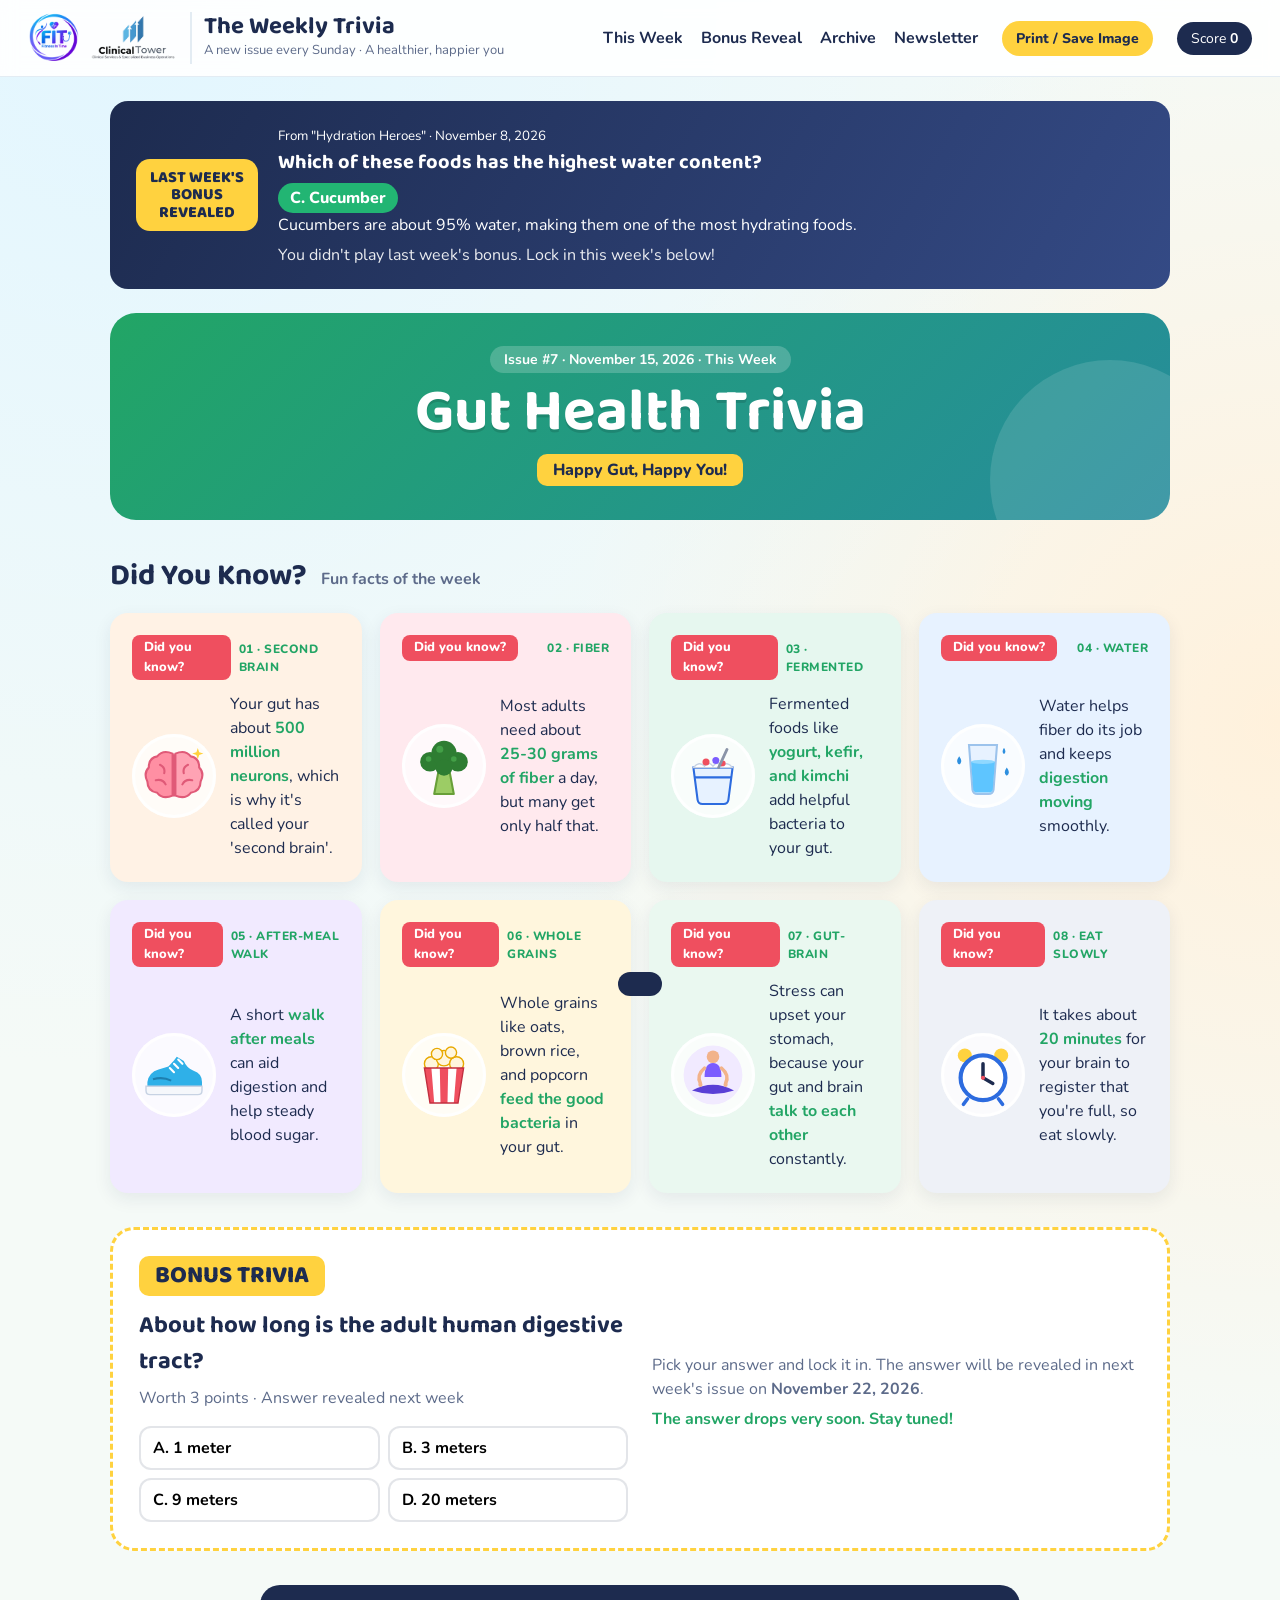
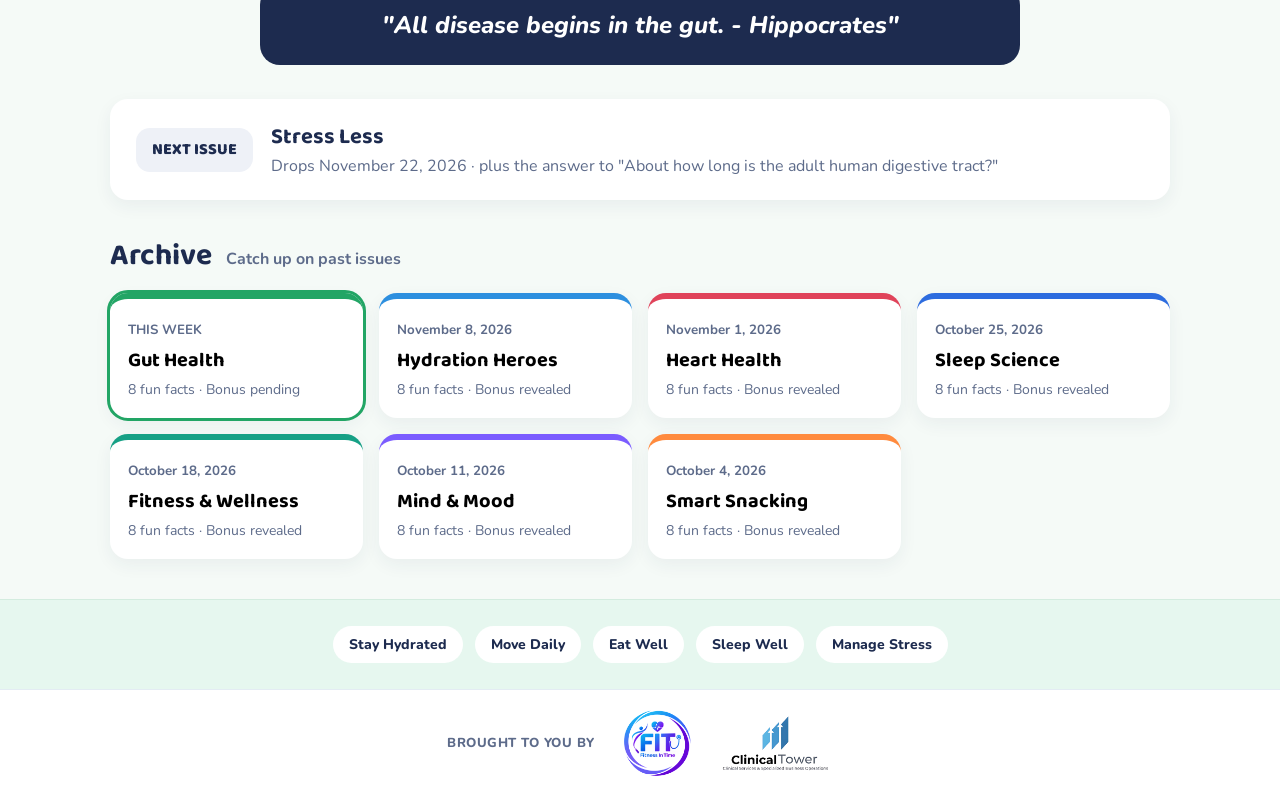
<file: index.html>
<!DOCTYPE html>
<html lang="en">
<head>
  <meta charset="UTF-8" />
  <meta name="viewport" content="width=device-width, initial-scale=1.0" />
  <title>The Weekly Trivia | A Healthier, Happier You</title>
  <link rel="preconnect" href="https://fonts.googleapis.com" />
  <link href="https://fonts.googleapis.com/css2?family=Baloo+2:wght@600;800&family=Nunito:wght@400;700;800&display=swap" rel="stylesheet" />
  <link rel="stylesheet" href="styles.css?v=20261029" />
</head>
<body>
  <header class="masthead">
    <div class="brand">
      <div class="brand-logos">
        <img src="images/fit-logo.png" alt="Fitness In Time" class="logo-fit" onerror="this.remove()" />
        <img src="images/clinical-tower-logo.png" alt="Clinical Tower" class="logo-ct" onerror="this.remove()" />
      </div>
      <div>
        <h1>The Weekly Trivia</h1>
        <p>A new issue every Sunday &middot; A healthier, happier you</p>
      </div>
    </div>
    <nav>
      <a href="#issue">This Week</a>
      <a href="#reveal">Bonus Reveal</a>
      <a href="#archive">Archive</a>
      <a href="newsletter.html">Newsletter</a>
    </nav>
    <button id="exportBtn" class="export-btn" title="Print or save this issue as an image">Print / Save Image</button>
    <div class="score-pill" title="Your all-time score">Score <b id="totalScore">0</b></div>
  </header>

  <main>
    <section id="reveal" class="reveal-banner hidden"></section>

    <section id="issue" class="issue">
      <div class="issue-hero">
        <span class="issue-tag" id="issueTag"></span>
        <h2 id="issueTitle"></h2>
        <p class="issue-sub" id="issueSub"></p>
      </div>

      <h3 class="section-title"><span>Did You Know?</span> Fun facts of the week</h3>
      <div id="facts" class="facts-grid"></div>

      <div class="bonus" id="bonus"></div>

      <blockquote id="quote" class="quote"></blockquote>
    </section>

    <section class="next-up" id="nextUp"></section>

    <section id="archive" class="archive">
      <h3 class="section-title"><span>Archive</span> Catch up on past issues</h3>
      <div id="archiveList" class="archive-list"></div>
    </section>
  </main>

  <footer class="tips" id="tips"></footer>
  <div class="partners">
    <span>Brought to you by</span>
    <img src="images/fit-logo.png" alt="Fitness In Time" class="logo-fit" onerror="this.remove()" />
    <img src="images/clinical-tower-logo.png" alt="Clinical Tower - Clinical Services & Specialized Business Operations" class="logo-ct" onerror="this.remove()" />
  </div>

  <div id="toast" class="toast"></div>

  <dialog id="exportDialog" class="export-dialog">
    <div class="exp-head">
      <h3>Print / Save Image</h3>
      <button id="expClose" class="exp-close" aria-label="Close">&times;</button>
    </div>
    <div class="exp-body">
      <div class="exp-controls">
        <label class="exp-label">Format</label>
        <div class="exp-seg">
          <label><input type="radio" name="fmt" value="image/png" checked /><span>PNG</span></label>
          <label><input type="radio" name="fmt" value="image/jpeg" /><span>JPEG</span></label>
        </div>
        <p class="exp-hint">PNG = sharpest text. JPEG = smaller file, great for email.</p>

        <label class="exp-label" for="expRes">Resolution (width)</label>
        <select id="expRes">
          <option value="600">Email: 600 px (recommended)</option>
          <option value="1200" selected>Email HD / Retina: 1200 px</option>
          <option value="1800">High: 1800 px</option>
          <option value="2400">Print: 2400 px</option>
        </select>
        <p class="exp-hint">Most email layouts are 600 px wide. 1200 px looks crisp on phones and high-DPI screens.</p>

        <p id="expInfo" class="exp-info"></p>
        <div id="expActions" class="exp-actions">
          <button id="expDownload" class="primary">Download</button>
          <button id="expCopy">Copy</button>
          <button id="expPrint">Print</button>
        </div>
        <p class="exp-hint">"Copy" lets you paste the image straight into Outlook or Gmail (Ctrl+V). Readers can click it to go to the Bonus Trivia.</p>

        <label class="exp-label">Bonus Trivia link</label>
        <a id="expLink" class="exp-link" target="_blank"></a>
        <p class="exp-hint">Downloaded files can't contain links. After inserting a downloaded image in your email, select it and press <b>Ctrl+K</b> to add this link.</p>
        <p id="expLocalWarn" class="exp-warn hidden">This link uses <b>localhost</b>, so it only works on your computer. Publish the site and set <code>SITE_URL</code> in data.js so email readers can open it.</p>
      </div>
      <div class="exp-preview"><img id="expPreview" alt="Image preview" /></div>
    </div>
  </dialog>

  <script src="data.js?v=20261029"></script>
  <script src="config.js?v=20261029"></script>
  <script src="icons.js?v=20261029"></script>
  <script src="app.js?v=20261029"></script>
  <script src="export.js?v=20261029"></script>
</body>
</html>
</file>
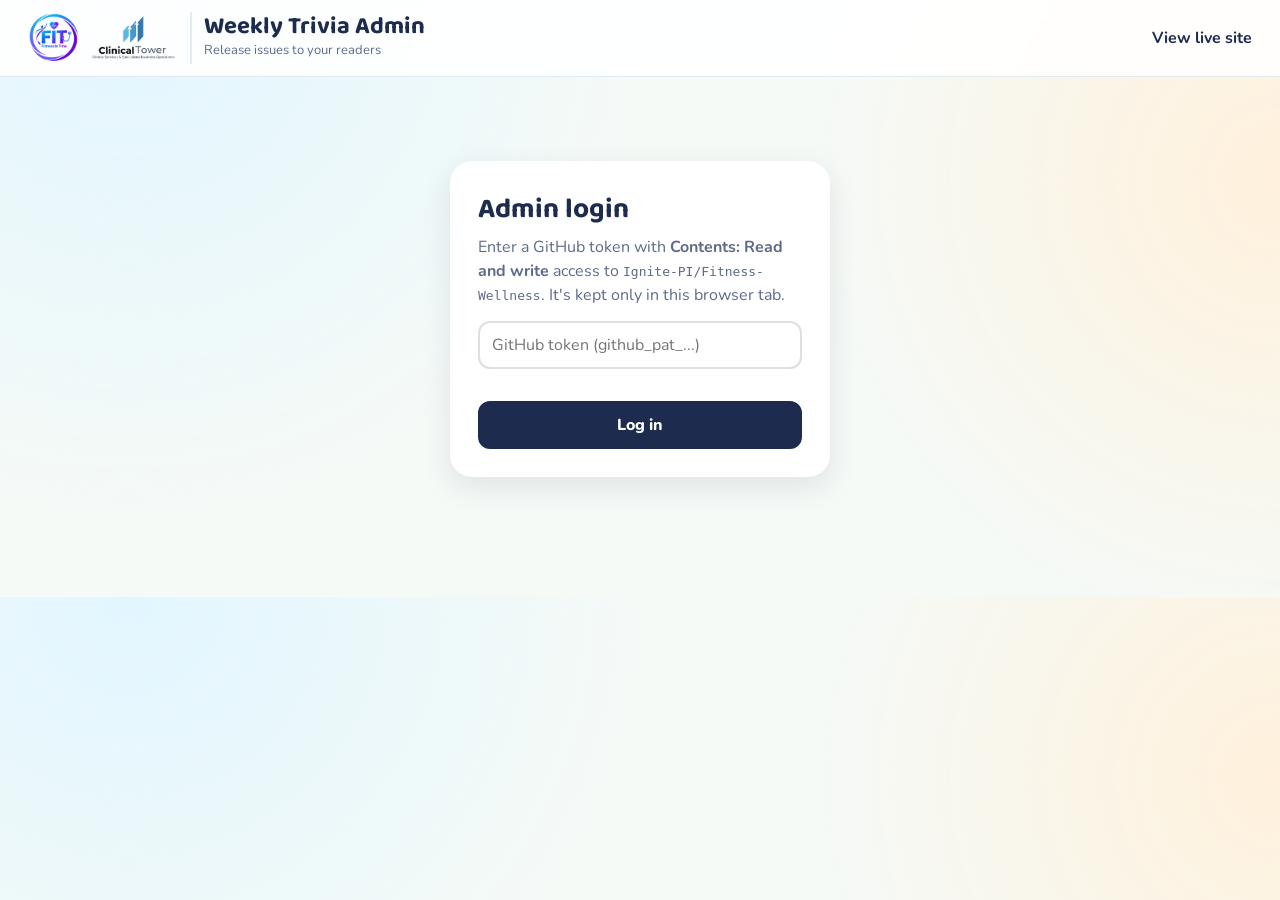
<file: admin.html>
<!DOCTYPE html>
<html lang="en">
<head>
  <meta charset="UTF-8" />
  <meta name="viewport" content="width=device-width, initial-scale=1.0" />
  <meta name="robots" content="noindex" />
  <title>Admin | The Weekly Trivia</title>
  <link rel="preconnect" href="https://fonts.googleapis.com" />
  <link href="https://fonts.googleapis.com/css2?family=Baloo+2:wght@600;800&family=Nunito:wght@400;700;800&display=swap" rel="stylesheet" />
  <link rel="stylesheet" href="styles.css?v=20261029" />
  <style>
    .admin { max-width: 980px; margin: 0 auto; padding: 24px 20px 60px; }
    .login { max-width: 380px; margin: 60px auto; background: #fff; padding: 28px; border-radius: 22px; box-shadow: 0 10px 30px rgba(29,43,79,.1); }
    .login h2 { font-size: 28px; }
    .login input { width: 100%; font: inherit; padding: 10px 12px; border-radius: 12px; border: 2px solid rgba(29,43,79,.15); margin: 14px 0 10px; }
    .btn { font: inherit; font-weight: 800; padding: 10px 16px; border-radius: 12px; border: 2px solid var(--ink); background: #fff; color: var(--ink); cursor: pointer; text-decoration: none; display: inline-block; }
    .btn.primary { background: var(--ink); color: #fff; }
    .btn.go { background: #22b573; border-color: #22b573; color: #fff; }
    .btn.warn { border-color: #ef4f5f; color: #ef4f5f; }
    .btn:disabled { opacity: .5; cursor: not-allowed; }
    .err { color: #ef4f5f; font-weight: 700; min-height: 1.4em; margin: 0; }
    .hero-card { background: linear-gradient(135deg, #1d2b4f, #344a85); color: #fff; border-radius: 22px; padding: 24px 26px; display: flex; gap: 20px; align-items: center; flex-wrap: wrap; }
    .hero-card h2 { font-size: 26px; }
    .hero-card p { margin: 4px 0 0; opacity: .9; }
    .hero-card .btn.go { font-size: 18px; padding: 14px 22px; margin-left: auto; }
    .list { display: grid; gap: 12px; margin-top: 24px; }
    .row { display: grid; grid-template-columns: 8px 1fr auto; gap: 16px; align-items: center; background: #fff; border-radius: 16px; padding: 14px 18px 14px 0; box-shadow: 0 4px 14px rgba(29,43,79,.06); overflow: hidden; }
    .row .bar { align-self: stretch; background: var(--c); }
    .row h4 { font-family: "Baloo 2"; font-size: 19px; margin: 0; }
    .row small { color: var(--muted); font-weight: 700; }
    .row .bq { font-size: 13px; color: var(--muted); margin-top: 2px; }
    .row .actions { display: flex; gap: 8px; flex-wrap: wrap; justify-content: flex-end; }
    .row .actions .btn { padding: 7px 12px; font-size: 14px; }
    .chip { display: inline-block; font-size: 12px; font-weight: 800; padding: 2px 10px; border-radius: 999px; margin-left: 8px; vertical-align: middle; }
    .chip.live { background: #22b573; color: #fff; }
    .chip.rel { background: #e6f7ef; color: #16795f; }
    .chip.next { background: #ffd23f; color: var(--ink); }
    .chip.sched { background: #eef1f7; color: var(--muted); }
    .month { font-family: "Baloo 2"; font-size: 22px; margin: 18px 0 -2px; }
    .hero-actions { display: flex; gap: 10px; flex-wrap: wrap; margin-left: auto; align-items: center; }
    .hero-card .btn.ghost { background: transparent; color: #fff; border-color: #fff; }
    .row .actions .btn.icon { width: 36px; padding: 7px 0; text-align: center; font-size: 16px; line-height: 1; }
    .add-issue { margin-top: 10px; border-style: dashed; padding: 14px; font-size: 16px; }
    .add-issue:hover { background: #fff; border-color: #22b573; color: #22b573; }

    /* Results */
    .ok { color: #16955f; }
    .bad { color: #e0435a; }
    .res-top { display: flex; align-items: center; gap: 12px; flex-wrap: wrap; margin-top: 16px; padding: 14px 18px; background: #fff; border-radius: 16px; box-shadow: 0 4px 14px rgba(29,43,79,.06); font-size: 14px; }
    .res-top > div:first-child { flex: 1; min-width: 240px; }
    .res-actions { display: flex; gap: 8px; flex-wrap: wrap; }
    .res-actions .btn { padding: 7px 12px; font-size: 14px; }
    .btn.res { border-color: #2d6cdf; color: #2d6cdf; }
    .stats { display: flex; gap: 12px; margin-top: 4px; font-size: 13px; font-weight: 800; color: var(--ink); }
    .chip.wrong { background: #ffe9ee; color: #e0435a; margin: 0; }
    .res-table .chip { margin: 0; }
    .res-q { font-family: "Baloo 2"; font-size: 20px; margin: 0 0 14px; }
    .res-cards { display: grid; grid-template-columns: repeat(3, 1fr); gap: 12px; }
    .res-cards div { background: #f5f8fc; border-radius: 14px; padding: 14px; text-align: center; }
    .res-cards b { display: block; font-family: "Baloo 2"; font-size: 34px; line-height: 1; }
    .res-cards span { font-size: 13px; font-weight: 800; color: var(--muted); }
    .res-cards .ok b { color: #16955f; } .res-cards .bad b { color: #e0435a; }
    .res-bars { display: grid; gap: 8px; margin: 18px 0; }
    .res-bar { display: grid; grid-template-columns: 200px 1fr 40px; gap: 10px; align-items: center; font-weight: 700; font-size: 14px; }
    .res-bar .track { height: 14px; background: #eef1f7; border-radius: 99px; overflow: hidden; }
    .res-bar .track span { display: block; height: 100%; background: #9aa6bf; border-radius: 99px; }
    .res-bar.right .track span { background: #22b573; }
    .res-bar.right .lbl { color: #16955f; }
    .res-bar .num { text-align: right; font-weight: 800; }
    .res-table { width: 100%; border-collapse: collapse; font-size: 14px; }
    .res-table th { text-align: left; color: var(--muted); font-size: 12px; text-transform: uppercase; padding: 8px; border-bottom: 2px solid #e3ecf3; }
    .res-table td { padding: 8px; border-bottom: 1px solid #eef1f7; }
    @media (max-width: 640px) { .res-bar { grid-template-columns: 1fr 40px; } .res-bar .track { grid-column: 1 / -1; grid-row: 2; } }

    /* Tabs */
    .tabs { display: flex; gap: 8px; margin-bottom: 16px; }
    .tab { font: inherit; font-weight: 800; font-size: 16px; padding: 10px 20px; border-radius: 999px; border: 2px solid var(--ink); background: #fff; color: var(--ink); cursor: pointer; }
    .tab.active { background: var(--ink); color: #fff; }

    /* Newsletter editor */
    .nle-dlg { width: min(980px, 96vw); }
    .nle-check { display: flex !important; align-items: center; gap: 8px; font-weight: 700 !important; }
    .nle-check input { width: auto !important; margin: 0 !important; }
    .nle-cover { display: flex; align-items: center; gap: 12px; flex-wrap: wrap; }
    .nle-cover img { width: 260px; height: 110px; object-fit: cover; border-radius: 12px; }
    .nle-sections { display: grid; gap: 6px; }
    .nle-sec { display: flex; justify-content: space-between; align-items: center; background: #f5f8fc; border-radius: 12px; padding: 6px 10px; }
    .nle-sec .btn.icon, .nle-tools .btn.icon, .nle-card-head .btn.icon { width: 32px; padding: 5px 0; text-align: center; font-size: 15px; line-height: 1; }
    .nle-card { background: #f5f8fc; border-radius: 14px; padding: 12px 14px; margin-bottom: 10px; }
    .nle-card > label { margin-top: 8px; }
    .nle-card-head { display: flex; justify-content: space-between; align-items: center; }
    .nle-card-head span { display: flex; gap: 6px; }
    .nle-photos { display: grid; grid-template-columns: repeat(auto-fill, minmax(150px, 1fr)); gap: 10px; margin-top: 6px; }
    .nle-photo { background: #fff; border-radius: 12px; padding: 6px; display: grid; gap: 6px; }
    .nle-photo img { width: 100%; aspect-ratio: 4 / 3; object-fit: cover; border-radius: 8px; }
    .nle-photo input { margin: 0 !important; font-size: 12px !important; padding: 5px 8px !important; }
    .nle-tools { display: flex; gap: 4px; justify-content: center; }
    .nle-add-photo { display: grid !important; place-items: center; min-height: 140px; border: 2px dashed #9cc3ec; border-radius: 12px; color: #2d6cdf; font-weight: 800 !important; cursor: pointer; background: #fff; }
    .nle-add-photo:hover { background: #e7f2ff; }
    .nle-add { width: 100%; border-style: dashed; margin-bottom: 4px; }
    .nle-winners { display: grid; gap: 8px; margin-bottom: 8px; }
    .nle-winners div { display: grid; grid-template-columns: 30px 1fr 110px; gap: 8px; align-items: center; }
    .nle-winners input { margin: 0 !important; }

    /* Leaderboard */
    .lb-podium { display: grid; grid-template-columns: repeat(3, 1fr); gap: 12px; margin: 6px 0 18px; }
    .lb-podium div { border-radius: 16px; padding: 14px; text-align: center; background: #f5f8fc; }
    .lb-podium span { display: block; font-family: "Baloo 2"; font-weight: 800; font-size: 22px; }
    .lb-podium b { display: block; font-size: 15px; }
    .lb-podium em { font-style: normal; font-weight: 800; color: var(--muted); }
    .lb-podium .lb-p1 { background: #fff6dd; border: 2px solid #ffd23f; }
    .lb-podium .lb-p2 { background: #eef1f7; border: 2px solid #c7d2e3; }
    .lb-podium .lb-p3 { background: #fff2e5; border: 2px solid #f2b38a; }
    .lb-scroll { overflow-x: auto; }
    .lb-table th, .lb-table td { white-space: nowrap; }
    .lb-cell { text-align: center; font-weight: 800; }
    .lb-ok { color: #16955f; } .lb-bad { color: #e0435a; } .lb-pend { color: #e69500; } .lb-none { color: #c7d2e3; }

    /* Editor */
    .edit-dlg { width: min(900px, 96vw); max-height: 92vh; padding: 0; border: 0; border-radius: 22px; color: var(--ink); box-shadow: 0 20px 60px rgba(0,0,0,.3); }
    .edit-dlg::backdrop { background: rgba(29,43,79,.55); backdrop-filter: blur(3px); }
    .edit-dlg form { display: flex; flex-direction: column; max-height: 92vh; }
    .ed-head, .ed-foot { display: flex; align-items: center; gap: 10px; padding: 14px 22px; border-bottom: 1px solid #e3ecf3; }
    .ed-foot { border-bottom: 0; border-top: 1px solid #e3ecf3; justify-content: flex-end; }
    .ed-head h3 { font-size: 22px; margin-right: auto; }
    .ed-body { overflow: auto; padding: 18px 22px; }
    .ed-body h4 { font-family: "Baloo 2"; font-size: 19px; margin: 20px 0 8px; }
    .ed-body h4:first-child { margin-top: 0; }
    .ed-grid { display: grid; grid-template-columns: 1fr 1fr; gap: 12px; }
    .ed-grid .full { grid-column: 1 / -1; }
    .ed-body label { display: block; font-weight: 800; font-size: 13px; }
    .ed-body input, .ed-body select, .ed-body textarea { width: 100%; font: inherit; font-size: 14px; padding: 8px 10px; border-radius: 10px; border: 2px solid rgba(29,43,79,.15); margin-top: 4px; background: #fff; }
    .ed-body input[type=color] { height: 40px; padding: 2px; }
    .ed-body input:disabled { background: #eef1f7; color: var(--muted); }
    .ed-body textarea { resize: vertical; }
    .ed-hint { font-size: 12.5px; color: var(--muted); margin: 0 0 8px; }
    .fact-row { display: grid; grid-template-columns: 26px 56px 1fr; gap: 10px; align-items: center; padding: 10px; border-radius: 14px; background: #f5f8fc; margin-bottom: 8px; }
    .fr-num { font-family: "Baloo 2"; font-weight: 800; color: var(--muted); }
    .fr-icon { width: 56px; height: 56px; border-radius: 50%; background: #fff; display: grid; place-items: center; }
    .fr-icon svg { width: 44px; height: 44px; }
    .fr-top { display: grid; grid-template-columns: 1fr 1fr; gap: 8px; }
    .fr-top input, .fr-top select { margin-top: 0; }
    .opt-grid { display: grid; grid-template-columns: 1fr 1fr; gap: 8px; }
    .opt-grid label { display: flex; align-items: center; gap: 8px; font-weight: 700; }
    .opt-grid input[type=radio] { width: auto; margin: 0; accent-color: #22b573; }
    .opt-grid input[type=text] { margin: 0; }
    .rel-note { background: #fff6dd; border-left: 4px solid #ffd23f; padding: 8px 12px; border-radius: 8px; font-size: 13px; margin: 0 0 14px; }
    @media (max-width: 640px) { .ed-grid, .fr-top, .opt-grid { grid-template-columns: 1fr; } .fact-row { grid-template-columns: 1fr; } }
    @media (max-width: 640px) { .row { grid-template-columns: 8px 1fr; } .row .actions { grid-column: 2; justify-content: flex-start; } }
  </style>
</head>
<body>
  <header class="masthead">
    <div class="brand">
      <div class="brand-logos">
        <img src="images/fit-logo.png" alt="Fitness In Time" class="logo-fit" onerror="this.remove()" />
        <img src="images/clinical-tower-logo.png" alt="Clinical Tower" class="logo-ct" onerror="this.remove()" />
      </div>
      <div>
        <h1>Weekly Trivia Admin</h1>
        <p>Release issues to your readers</p>
      </div>
    </div>
    <nav><a href="index.html" target="_blank">View live site</a></nav>
    <button id="logout" class="export-btn hidden">Log out</button>
  </header>

  <main class="admin">
    <form id="login" class="login hidden">
      <h2>Admin login</h2>
      <p id="loginHint" style="color:var(--muted);margin:4px 0 0">Enter the password from <code>admin-password.txt</code>.</p>
      <input id="pw" type="password" placeholder="Password" autocomplete="current-password" required />
      <p id="loginErr" class="err"></p>
      <button class="btn primary" style="width:100%">Log in</button>
    </form>

    <section id="panel" class="hidden">
      <div class="tabs">
        <button class="tab active" data-tab="triviaTab">Weekly Trivia</button>
        <button class="tab" data-tab="nlTab">Newsletter</button>
      </div>
      <div id="triviaTab">
        <div id="hero" class="hero-card"></div>
        <div id="resBar" class="res-top"></div>
        <div id="list" class="list"></div>
      </div>
      <div id="nlTab" class="hidden">
        <div class="hero-card">
          <div style="flex:1;min-width:240px">
            <small style="opacity:.8;font-weight:800">MONTHLY NEWSLETTER</small>
            <h2>Wellness Monthly</h2>
            <p>Create and edit each month's newsletter: articles, photos, gallery, winners and announcements.</p>
          </div>
          <div class="hero-actions">
            <a class="btn ghost" href="newsletter.html" target="_blank">View newsletter</a>
            <button class="btn go" id="nlNew">+ New newsletter</button>
          </div>
        </div>
        <div id="nlList" class="list"></div>
      </div>
    </section>
  </main>

  <dialog id="nlDlg" class="edit-dlg nle-dlg">
    <form id="nlForm" novalidate>
      <div class="ed-head">
        <h3 id="nlEdTitle">Edit newsletter</h3>
        <button type="button" id="nlClose" class="exp-close" aria-label="Close">&times;</button>
      </div>
      <div class="ed-body" id="nlEdBody"></div>
      <div class="ed-foot">
        <p id="nlErr" class="err" style="margin-right:auto"></p>
        <button type="button" class="btn" id="nlCancel">Cancel</button>
        <button type="submit" class="btn primary" id="nlSave">Save</button>
      </div>
    </form>
  </dialog>

  <dialog id="editDlg" class="edit-dlg">
    <form id="editForm" novalidate>
      <div class="ed-head">
        <h3 id="edTitleBar">Edit issue</h3>
        <button type="button" id="edClose" class="exp-close" aria-label="Close">&times;</button>
      </div>
      <div class="ed-body">
        <p id="edReleasedNote" class="rel-note hidden">This issue is already released. Changes will show to readers right away. The date can't be changed.</p>

        <h4>Issue details</h4>
        <div class="ed-grid">
          <label class="full">Title<input name="etitle" required maxlength="60" placeholder="e.g. Heart Health" /></label>
          <label>Subtitle<input name="esub" maxlength="60" placeholder="e.g. Love Your Heart!" /></label>
          <label>Planned date<input name="edate" type="date" required /></label>
          <label>Theme color<input name="etheme" type="color" /></label>
          <label>Quote<input name="equote" maxlength="160" placeholder="Inspirational quote" /></label>
        </div>

        <h4>Fun facts (up to 8)</h4>
        <p class="ed-hint">The picture is chosen automatically from the topic, or pick one from the list. Wrap words in <code>&lt;b&gt;...&lt;/b&gt;</code> to highlight them.</p>
        <div id="edFacts"></div>

        <h4>Bonus Trivia</h4>
        <div class="ed-grid">
          <label class="full">Question<input name="bq" required maxlength="160" /></label>
          <div class="full">
            <p class="ed-hint" style="margin:0 0 6px"><b>Choices:</b> select the circle next to the correct answer.</p>
            <div class="opt-grid">
              <label><input type="radio" name="banswer" value="0" /> A <input type="text" name="bo0" required maxlength="40" /></label>
              <label><input type="radio" name="banswer" value="1" /> B <input type="text" name="bo1" required maxlength="40" /></label>
              <label><input type="radio" name="banswer" value="2" /> C <input type="text" name="bo2" required maxlength="40" /></label>
              <label><input type="radio" name="banswer" value="3" /> D <input type="text" name="bo3" required maxlength="40" /></label>
            </div>
          </div>
          <label class="full">Explanation (shown when the answer is revealed)<input name="bexplain" maxlength="200" /></label>
        </div>
      </div>
      <div class="ed-foot">
        <p id="edErr" class="err" style="margin-right:auto"></p>
        <button type="button" class="btn" id="edCancel">Cancel</button>
        <button type="submit" class="btn primary" id="edSave">Save</button>
      </div>
    </form>
  </dialog>

  <dialog id="resDlg" class="edit-dlg">
    <form method="dialog">
      <div class="ed-head">
        <h3 id="resTitle">Results</h3>
        <button class="exp-close" aria-label="Close">&times;</button>
      </div>
      <div class="ed-body" id="resBody"></div>
      <div class="ed-foot">
        <button type="button" class="btn" id="resRefresh">Refresh</button>
        <button type="button" class="btn" id="resCsv">Download CSV</button>
        <button class="btn primary">Close</button>
      </div>
    </form>
  </dialog>

  <div id="toast" class="toast"></div>

  <script src="data.js?v=20261029"></script>
  <script src="config.js?v=20261029"></script>
  <script src="icons.js?v=20261029"></script>
  <script src="newsletters.js?v=20261029"></script>
  <script src="admin.js?v=20261029"></script>
  <script src="admin-newsletter.js?v=20261029"></script>
</body>
</html>
</file>
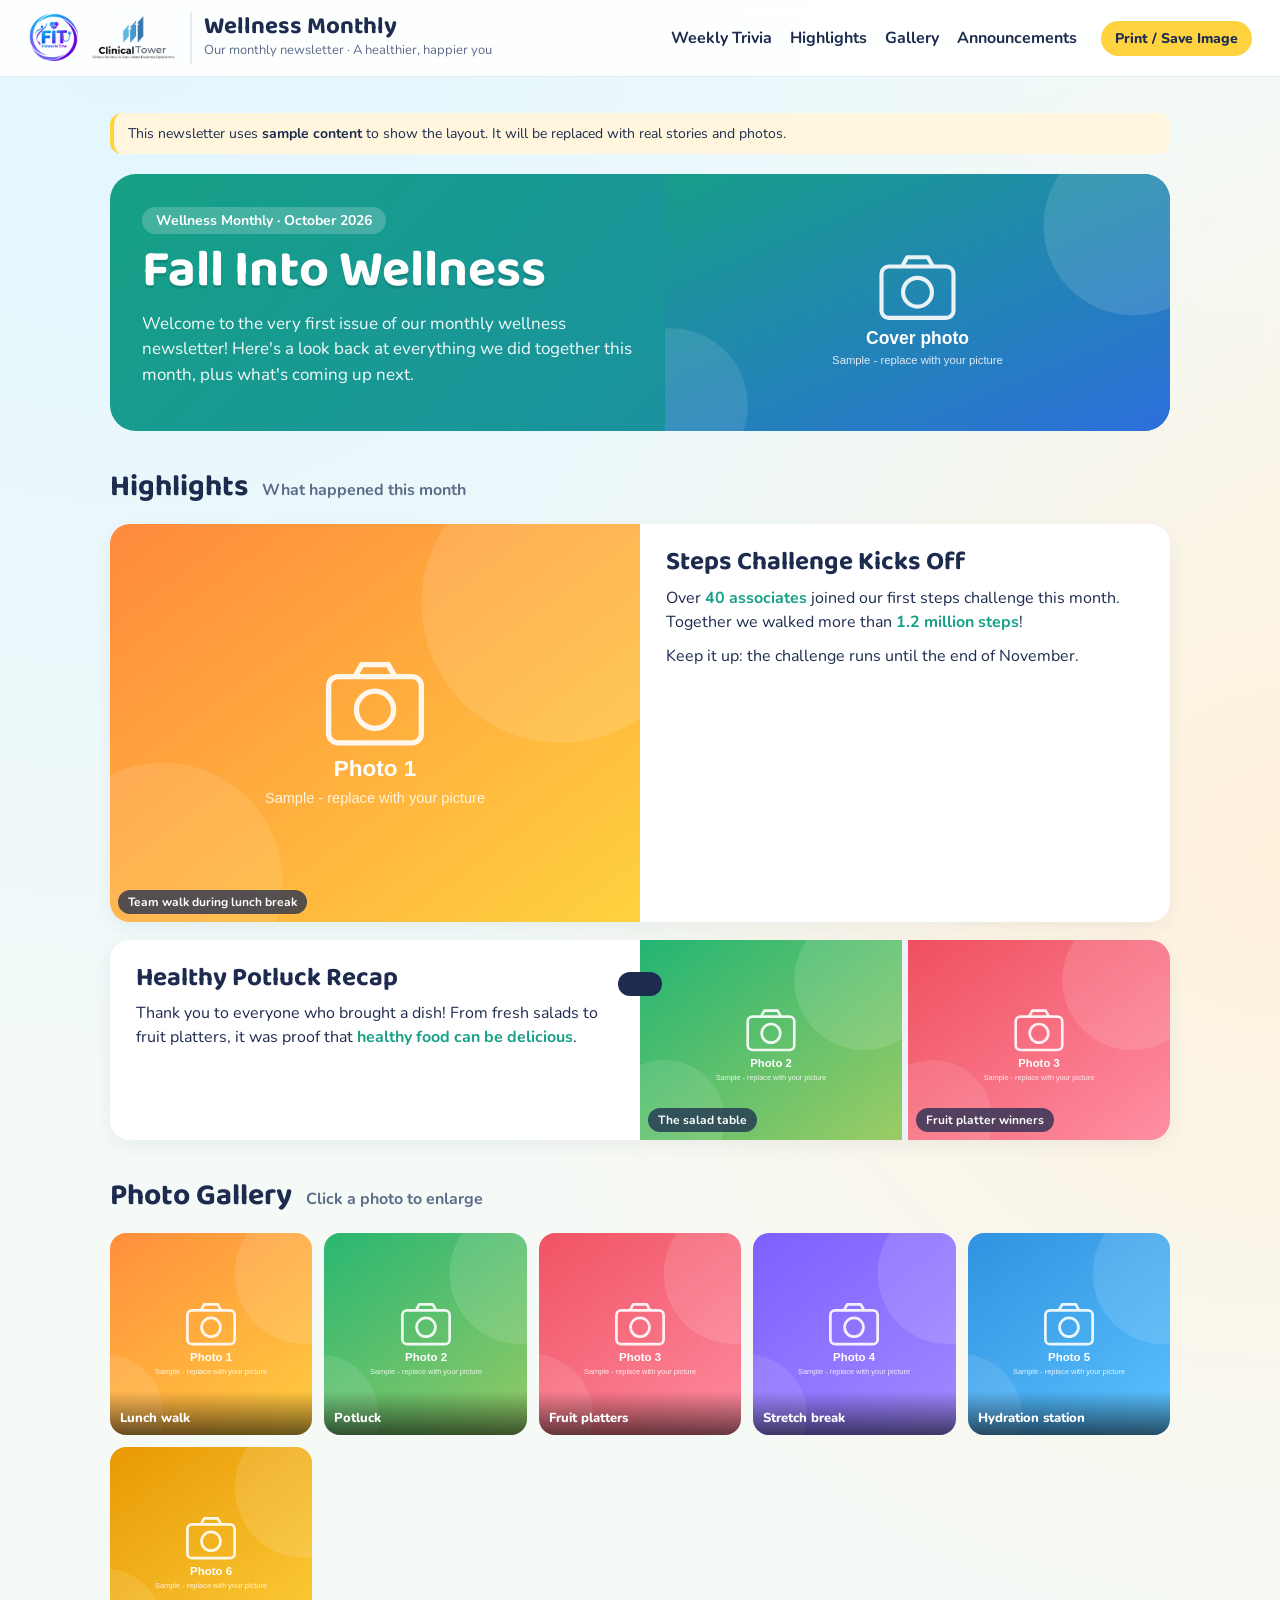
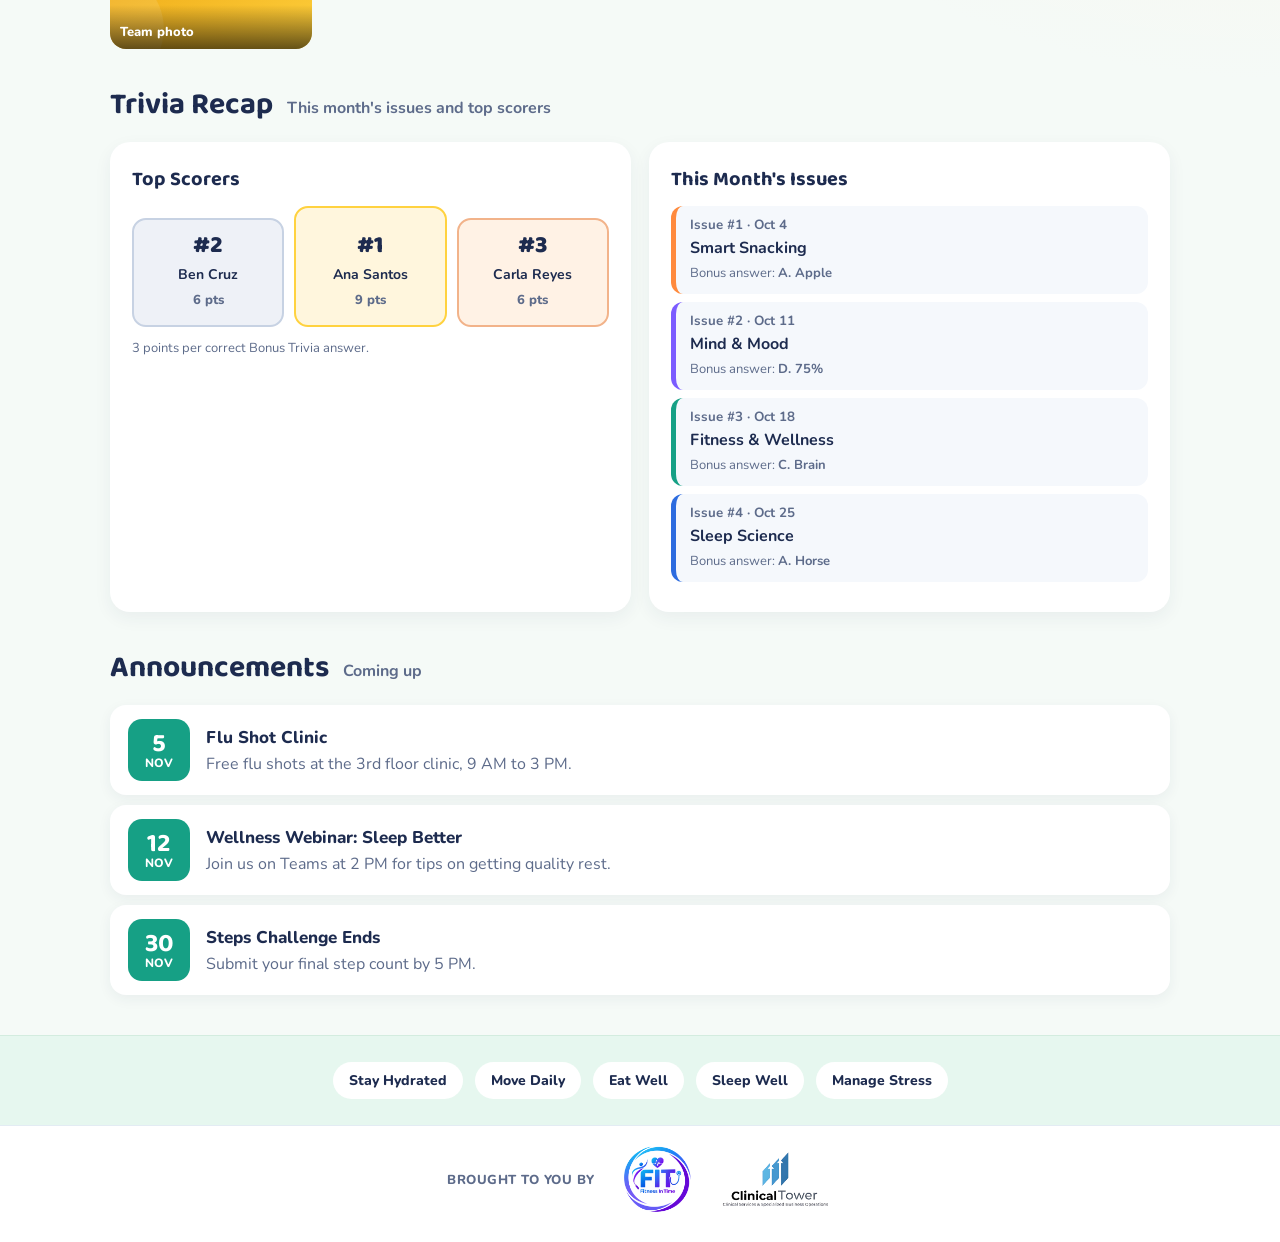
<file: newsletter.html>
<!DOCTYPE html>
<html lang="en">
<head>
  <meta charset="UTF-8" />
  <meta name="viewport" content="width=device-width, initial-scale=1.0" />
  <title>Monthly Newsletter | The Weekly Trivia</title>
  <link rel="preconnect" href="https://fonts.googleapis.com" />
  <link href="https://fonts.googleapis.com/css2?family=Baloo+2:wght@600;800&family=Nunito:wght@400;700;800&display=swap" rel="stylesheet" />
  <link rel="stylesheet" href="styles.css?v=20261027" />
  <link rel="stylesheet" href="newsletter.css?v=20261027" />
</head>
<body>
  <header class="masthead">
    <div class="brand">
      <div class="brand-logos">
        <img src="images/fit-logo.png" alt="Fitness In Time" class="logo-fit" onerror="this.remove()" />
        <img src="images/clinical-tower-logo.png" alt="Clinical Tower" class="logo-ct" onerror="this.remove()" />
      </div>
      <div>
        <h1>Wellness Monthly</h1>
        <p>Our monthly newsletter &middot; A healthier, happier you</p>
      </div>
    </div>
    <nav>
      <a href="index.html">Weekly Trivia</a>
      <a href="#articles">Highlights</a>
      <a href="#gallery">Gallery</a>
      <a href="#announcements">Announcements</a>
    </nav>
    <button id="exportBtn" class="export-btn" title="Print or save this newsletter as an image">Print / Save Image</button>
  </header>

  <main id="nl">
    <div id="months" class="nl-months"></div>
    <div id="sampleNote" class="nl-sample hidden">This newsletter uses <b>sample content</b> to show the layout. It will be replaced with real stories and photos.</div>

    <section class="nl-hero" id="hero"></section>

    <section id="articles">
      <h3 class="section-title"><span>Highlights</span> What happened this month</h3>
      <div id="articleList" class="nl-articles"></div>
    </section>

    <section id="gallery">
      <h3 class="section-title"><span>Photo Gallery</span> Click a photo to enlarge</h3>
      <div id="galleryGrid" class="nl-gallery"></div>
    </section>

    <section id="trivia">
      <h3 class="section-title"><span>Trivia Recap</span> This month's issues and top scorers</h3>
      <div class="nl-trivia">
        <div id="winners" class="nl-winners"></div>
        <div id="recap" class="nl-recap"></div>
      </div>
    </section>

    <section id="announcements">
      <h3 class="section-title"><span>Announcements</span> Coming up</h3>
      <div id="annList" class="nl-ann"></div>
    </section>
  </main>

  <footer class="tips" id="tips"></footer>
  <div class="partners">
    <span>Brought to you by</span>
    <img src="images/fit-logo.png" alt="Fitness In Time" class="logo-fit" onerror="this.remove()" />
    <img src="images/clinical-tower-logo.png" alt="Clinical Tower - Clinical Services & Specialized Business Operations" class="logo-ct" onerror="this.remove()" />
  </div>

  <dialog id="lightbox" class="nl-lightbox">
    <button class="exp-close" id="lbClose" aria-label="Close">&times;</button>
    <button class="nl-lb-nav prev" id="lbPrev" aria-label="Previous">&lsaquo;</button>
    <figure><img id="lbImg" alt="" /><figcaption id="lbCap"></figcaption></figure>
    <button class="nl-lb-nav next" id="lbNext" aria-label="Next">&rsaquo;</button>
  </dialog>

  <div id="toast" class="toast"></div>

  <dialog id="exportDialog" class="export-dialog">
    <div class="exp-head">
      <h3>Print / Save Image</h3>
      <button id="expClose" class="exp-close" aria-label="Close">&times;</button>
    </div>
    <div class="exp-body">
      <div class="exp-controls">
        <label class="exp-label">Format</label>
        <div class="exp-seg">
          <label><input type="radio" name="fmt" value="image/png" /><span>PNG</span></label>
          <label><input type="radio" name="fmt" value="image/jpeg" checked /><span>JPEG</span></label>
        </div>
        <p class="exp-hint">JPEG keeps photo-heavy newsletters small for email. PNG = sharpest text.</p>

        <label class="exp-label" for="expRes">Resolution (width)</label>
        <select id="expRes">
          <option value="600">Email: 600 px (recommended)</option>
          <option value="1200" selected>Email HD / Retina: 1200 px</option>
          <option value="1800">High: 1800 px</option>
          <option value="2400">Print: 2400 px</option>
        </select>
        <p class="exp-hint">Most email layouts are 600 px wide. 1200 px looks crisp on phones and high-DPI screens.</p>

        <p id="expInfo" class="exp-info"></p>
        <div id="expActions" class="exp-actions">
          <button id="expDownload" class="primary">Download</button>
          <button id="expCopy">Copy</button>
          <button id="expPrint">Print</button>
        </div>
        <p class="exp-hint">"Copy" lets you paste the image straight into Outlook or Gmail (Ctrl+V). Readers can click it to open the full newsletter.</p>

        <label class="exp-label">Newsletter link</label>
        <a id="expLink" class="exp-link" target="_blank"></a>
        <p class="exp-hint">Downloaded files can't contain links. After inserting a downloaded image in your email, select it and press <b>Ctrl+K</b> to add this link.</p>
        <p id="expLocalWarn" class="exp-warn hidden">This link uses <b>localhost</b>, so it only works on your computer. Publish the site and set <code>SITE_URL</code> in data.js so email readers can open it.</p>
      </div>
      <div class="exp-preview"><img id="expPreview" alt="Image preview" /></div>
    </div>
  </dialog>

  <script src="data.js?v=20261027"></script>
  <script src="newsletters.js?v=20261027"></script>
  <script src="newsletter.js?v=20261027"></script>
  <script src="export.js?v=20261027"></script>
</body>
</html>
</file>
<file: styles.css>
:root {
  --theme: #16a085;
  --ink: #1d2b4f;
  --muted: #5d6b8a;
  --bg: #f5faf7;
  --card: #fff;
  --ok: #22b573;
  --bad: #ef4f5f;
  --radius: 18px;
  --palette-0: #fff2e5; --palette-1: #ffe9ee; --palette-2: #e6f7ef; --palette-3: #e7f2ff;
  --palette-4: #f1eaff; --palette-5: #fff6dd; --palette-6: #eaf8f0; --palette-7: #eef1f7;
}
* { box-sizing: border-box; }
body {
  margin: 0;
  font-family: "Nunito", system-ui, sans-serif;
  color: var(--ink);
  background: radial-gradient(circle at 10% 0%, #e2f6ff 0, transparent 40%),
              radial-gradient(circle at 100% 30%, #fff1dc 0, transparent 35%), var(--bg);
  line-height: 1.5;
}
h1, h2, h3 { font-family: "Baloo 2", sans-serif; margin: 0; }
main { max-width: 1100px; margin: 0 auto; padding: 0 20px 40px; }
.hidden { display: none !important; }

.preview-bar { background: #ffd23f; color: var(--ink); text-align: center; font-weight: 800; font-size: 14px; padding: 8px 16px; }

/* Masthead */
.masthead {
  position: sticky; top: 0; z-index: 10;
  display: flex; align-items: center; gap: 24px; flex-wrap: wrap;
  padding: 12px 28px; background: rgba(255,255,255,.9); backdrop-filter: blur(8px);
  border-bottom: 1px solid #e3ecf3;
}
.brand { display: flex; align-items: center; gap: 12px; margin-right: auto; }
.brand-mark {
  display: grid; place-items: center; width: 46px; height: 46px; border-radius: 14px;
  background: linear-gradient(135deg, var(--theme), #2d6cdf); color: #fff; font-weight: 800; font-size: 18px;
}
.brand-logos { display: flex; align-items: center; gap: 10px; padding-right: 12px; border-right: 2px solid #e3ecf3; }
.brand-logos:empty { display: none; }
.brand-logos .logo-fit { height: 52px; width: 52px; object-fit: contain; }
.brand-logos .logo-ct { height: 50px; max-width: 150px; object-fit: contain; }
.partners {
  display: flex; align-items: center; justify-content: center; gap: 28px; flex-wrap: wrap;
  padding: 18px 20px 26px; background: #fff; border-top: 1px solid #e3ecf3;
  color: var(--muted); font-weight: 800; font-size: 13px; text-transform: uppercase; letter-spacing: .5px;
}
.partners .logo-fit { height: 72px; }
.partners .logo-ct { height: 64px; }
.brand h1 { font-size: 24px; line-height: 1; }
.brand p { margin: 2px 0 0; font-size: 13px; color: var(--muted); }
nav { display: flex; gap: 18px; }
nav a { color: var(--ink); text-decoration: none; font-weight: 700; }
nav a:hover { color: var(--theme); }
.score-pill { background: var(--ink); color: #fff; padding: 6px 14px; border-radius: 999px; font-size: 14px; }

/* Reveal banner */
.reveal-banner {
  margin: 24px 0 0; padding: 22px 26px; border-radius: var(--radius);
  background: linear-gradient(120deg, #1d2b4f, #344a85); color: #fff;
  display: grid; grid-template-columns: auto 1fr; gap: 20px; align-items: center;
  animation: pop .5s ease;
}
.reveal-banner .badge {
  background: #ffd23f; color: var(--ink); font-weight: 800; border-radius: 14px; padding: 10px 14px;
  font-family: "Baloo 2"; text-align: center; line-height: 1.1;
}
.reveal-banner h3 { font-size: 20px; }
.reveal-banner .answer { display: inline-block; margin-top: 6px; background: var(--ok); padding: 3px 12px; border-radius: 999px; font-weight: 800; }
.reveal-banner .verdict { margin-top: 6px; opacity: .9; }

/* Issue hero */
.issue-hero {
  margin-top: 24px; padding: 34px 30px; border-radius: 26px; text-align: center; color: #fff;
  background: linear-gradient(135deg, var(--theme), color-mix(in srgb, var(--theme) 55%, #2d6cdf));
  position: relative; overflow: hidden;
}
.issue-hero::after {
  content: ""; position: absolute; inset: auto -60px -80px auto; width: 240px; height: 240px;
  border-radius: 50%; background: rgba(255,255,255,.12);
}
.issue-tag { background: rgba(255,255,255,.2); padding: 4px 14px; border-radius: 999px; font-weight: 700; font-size: 14px; }
.issue-hero h2 { font-size: clamp(34px, 6vw, 60px); line-height: 1.05; margin-top: 10px; text-shadow: 0 3px 0 rgba(0,0,0,.12); }
.issue-sub { display: inline-block; background: #ffd23f; color: var(--ink); font-weight: 800; padding: 4px 16px; border-radius: 10px; margin: 10px 0 0; }

.section-title { margin: 34px 0 14px; font-size: 16px; color: var(--muted); font-family: "Nunito"; font-weight: 700; }
.section-title span { font-family: "Baloo 2"; font-size: 30px; color: var(--ink); margin-right: 10px; }

/* Facts */
.facts-grid { display: grid; grid-template-columns: repeat(auto-fill, minmax(250px, 1fr)); gap: 18px; }
.fact-card {
  display: flex; flex-direction: column; gap: 12px; padding: 20px; border-radius: var(--radius);
  box-shadow: 0 6px 18px rgba(29,43,79,.08); border: 2px solid transparent; transition: transform .2s, border-color .2s;
}
.fact-card:hover { transform: translateY(-4px) rotate(-.4deg); }
.fact-top { display: flex; justify-content: space-between; align-items: center; gap: 8px; }
.fact-top .label { margin: 0; }
.tag { font-size: 12px; font-weight: 800; color: var(--theme); text-transform: uppercase; letter-spacing: .5px; }
.fact-body { display: flex; align-items: center; gap: 14px; flex: 1; }
.fact-img {
  flex: 0 0 84px; height: 84px; border-radius: 50%; background: rgba(255,255,255,.75);
  display: grid; place-items: center; overflow: hidden; box-shadow: inset 0 0 0 3px rgba(255,255,255,.9);
  transition: transform .3s;
}
.fact-img svg { width: 70px; height: 70px; }
.fact-img img { width: 100%; height: 100%; object-fit: cover; }
.fact-card:hover .fact-img { transform: scale(1.08); }

/* ---- Hover animations for fun-fact illustrations ---- */
.ic, .ic * { transform-box: fill-box; transform-origin: center; }
.fact-card:hover .ic, .fact-card:hover .ic * { animation-iteration-count: infinite; animation-timing-function: ease-in-out; }

/* Whole-illustration motions */
.fact-card:hover .ic-laughter     { animation: laugh .45s infinite; }
.fact-card:hover .ic-heart        { animation: heartbeat 1s infinite; }
.fact-card:hover .ic-walking      { animation: step .6s infinite; }
.fact-card:hover .ic-hydration    { animation: wobble 1.2s infinite; }
.fact-card:hover .ic-strength     { animation: lift .9s infinite; }
.fact-card:hover .ic-sleep        { animation: rock 2s infinite; }
.fact-card:hover .ic-stretching   { animation: sway 1.4s infinite; transform-origin: 50% 100%; }
.fact-card:hover .ic-nuts         { animation: wiggle .5s infinite; }
.fact-card:hover .ic-fruit        { animation: swing 1.2s infinite; transform-origin: 20% 20%; }
.fact-card:hover .ic-vitamins     { animation: hop .7s infinite; }
.fact-card:hover .ic-energy       { animation: zap .6s infinite; }
.fact-card:hover .ic-nature       { animation: sway 2s infinite; transform-origin: 50% 100%; }
.fact-card:hover .ic-breathing    { animation: breathe 2.4s infinite; }
.fact-card:hover .ic-focus        { animation: pulse 1s infinite; }
.fact-card:hover .ic-routine      { animation: ring .35s infinite; }
.fact-card:hover .ic-avocado      { animation: wiggle .7s infinite; }
.fact-card:hover .ic-yogurt       { animation: hop 1s infinite; }
.fact-card:hover .ic-berries      { animation: hop .6s infinite; }
.fact-card:hover .ic-music        { animation: groove .6s infinite; }
.fact-card:hover .ic-meditation   { animation: float 2.4s infinite; }
.fact-card:hover .ic-temperature  { animation: shiver .15s infinite; }
.fact-card:hover .ic-dreams       { animation: float 2s infinite; }
.fact-card:hover .ic-memory       { animation: pulse 1.2s infinite; }
.fact-card:hover .ic-salt         { animation: shake-salt .5s infinite; transform-origin: 50% 20%; }
.fact-card:hover .ic-fish         { animation: swim .8s infinite; }
.fact-card:hover .ic-broccoli     { animation: hop .7s infinite; }
.fact-card:hover .ic-bottle       { animation: slosh .8s infinite; transform-origin: 50% 100%; }
.fact-card:hover .ic-orange       { animation: roll 1.6s infinite; }
.fact-card:hover .ic-snowflake    { animation: spin 3s linear infinite; }
.fact-card:hover .ic-eye          { animation: blink 2s infinite; }
.fact-card:hover .ic-carrot       { animation: wiggle .6s infinite; }
.fact-card:hover .ic-gift         { animation: gift-jump .8s infinite; }
.fact-card:hover .ic-calendar     { animation: hop 1s infinite; }
.fact-card:hover .ic-default      { animation: glow 1s infinite; }

/* Moving parts */
.fact-card:hover .ic-laughter path[fill="#5ec5ff"]   { animation: tear .9s infinite; }
.fact-card:hover .ic-hydration path[fill="#2d8fdf"]  { animation: drip 1.2s infinite; }
.fact-card:hover .ic-sleep text                      { animation: zfloat 1.8s infinite; }
.fact-card:hover .ic-sleep text:nth-of-type(2)       { animation-delay: .3s; }
.fact-card:hover .ic-sleep text:nth-of-type(3)       { animation-delay: .6s; }
.fact-card:hover .ic-naps text                       { animation: zfloat 1.8s infinite; }
.fact-card:hover .ic-movement path[stroke="#ef4f5f"] { animation: spin 1.5s linear infinite; transform-origin: 0% 100%; }
.fact-card:hover .ic-gratitude path[fill="#ef4f5f"],
.fact-card:hover .ic-friends path[fill="#ef4f5f"]    { animation: heartbeat .9s infinite; }
.fact-card:hover .ic-screens path[stroke="#2d6cdf"]  { animation: blinkrays .6s infinite; }
.fact-card:hover .ic-popcorn > g:first-of-type circle { animation: pop .5s infinite; }
.fact-card:hover .ic-popcorn > g:first-of-type circle:nth-child(2n) { animation-delay: .25s; }
.fact-card:hover .ic-music path[stroke="#ef4f5f"],
.fact-card:hover .ic-music circle[fill="#ef4f5f"]    { animation: notes .8s infinite; }
.fact-card:hover .ic-sunlight circle                 { animation: rise 2s infinite; }
.fact-card:hover .ic-sunlight > g                    { animation: blinkrays 1s infinite; }
.fact-card:hover .ic-caffeine path:first-of-type,
.fact-card:hover .ic-tea path:first-of-type          { animation: steam 1.4s infinite; }
.fact-card:hover .ic-bath > g,
.fact-card:hover .ic-soap > g                        { animation: bubbles 1.6s infinite; }
.fact-card:hover .ic-dreams path[fill="#ffd23f"],
.fact-card:hover .ic-memory path[fill="#ffd23f"],
.fact-card:hover .ic-sugar path[fill="#ffd23f"]      { animation: twinkle 1s infinite; }
.fact-card:hover .ic-calendar path[stroke="#22b573"] { animation: pop .8s infinite; }
.fact-card:hover .ic-yogurt path[stroke="#8a94a8"],
.fact-card:hover .ic-yogurt ellipse                  { animation: dip 1s infinite; }

@keyframes laugh { 0%,100% { transform: rotate(0) translateY(0); } 25% { transform: rotate(-9deg) translateY(-3px); } 75% { transform: rotate(9deg) translateY(-3px); } }
@keyframes tear { 0% { transform: translateY(0); opacity: 1; } 100% { transform: translateY(14px); opacity: 0; } }
@keyframes heartbeat { 0%,100% { transform: scale(1); } 15% { transform: scale(1.18); } 30% { transform: scale(1); } 45% { transform: scale(1.12); } }
@keyframes step { 0%,100% { transform: rotate(0) translateY(0); } 50% { transform: rotate(-10deg) translateY(-6px); } }
@keyframes wobble { 0%,100% { transform: rotate(0); } 25% { transform: rotate(-6deg); } 75% { transform: rotate(6deg); } }
@keyframes drip { 0% { transform: translateY(-4px); opacity: 0; } 30% { opacity: 1; } 100% { transform: translateY(10px); opacity: 0; } }
@keyframes lift { 0%,100% { transform: translateY(6px); } 50% { transform: translateY(-8px); } }
@keyframes rock { 0%,100% { transform: rotate(-10deg); } 50% { transform: rotate(10deg); } }
@keyframes zfloat { 0% { transform: translate(0, 4px); opacity: 0; } 40% { opacity: 1; } 100% { transform: translate(6px, -10px); opacity: 0; } }
@keyframes sway { 0%,100% { transform: rotate(-8deg); } 50% { transform: rotate(8deg); } }
@keyframes wiggle { 0%,100% { transform: rotate(0); } 25% { transform: rotate(-12deg); } 75% { transform: rotate(12deg); } }
@keyframes swing { 0%,100% { transform: rotate(-10deg); } 50% { transform: rotate(10deg); } }
@keyframes hop { 0%,100% { transform: translateY(0) scale(1, 1); } 40% { transform: translateY(-9px) scale(.96, 1.04); } 80% { transform: translateY(0) scale(1.05, .95); } }
@keyframes zap { 0%,100% { transform: scale(1); opacity: 1; } 50% { transform: scale(1.15); opacity: .6; } }
@keyframes breathe { 0%,100% { transform: scale(.92); } 50% { transform: scale(1.08); } }
@keyframes pulse { 0%,100% { transform: scale(1); } 50% { transform: scale(1.12); } }
@keyframes ring { 0%,100% { transform: rotate(-8deg); } 50% { transform: rotate(8deg); } }
@keyframes groove { 0%,100% { transform: rotate(-6deg) translateY(0); } 50% { transform: rotate(6deg) translateY(-3px); } }
@keyframes notes { 0%,100% { transform: translateY(0); } 50% { transform: translateY(-5px); } }
@keyframes float { 0%,100% { transform: translateY(3px); } 50% { transform: translateY(-6px); } }
@keyframes shiver { 0%,100% { transform: translateX(-1.5px); } 50% { transform: translateX(1.5px); } }
@keyframes shake-salt { 0%,100% { transform: rotate(150deg); } 50% { transform: rotate(170deg); } }
@keyframes swim { 0%,100% { transform: translateX(-4px) rotate(-5deg); } 50% { transform: translateX(4px) rotate(5deg); } }
@keyframes slosh { 0%,100% { transform: rotate(-12deg); } 50% { transform: rotate(12deg); } }
@keyframes roll { 0% { transform: translateX(-6px) rotate(0); } 50% { transform: translateX(6px) rotate(180deg); } 100% { transform: translateX(-6px) rotate(360deg); } }
@keyframes spin { to { transform: rotate(360deg); } }
@keyframes blink { 0%,40%,50%,100% { transform: scaleY(1); } 45% { transform: scaleY(.1); } }
@keyframes gift-jump { 0%,100% { transform: translateY(0) rotate(0); } 30% { transform: translateY(-8px) rotate(-8deg); } 60% { transform: translateY(-4px) rotate(8deg); } }
@keyframes glow { 0%,100% { filter: drop-shadow(0 0 0 #ffd23f); } 50% { filter: drop-shadow(0 0 8px #ffd23f); } }
@keyframes blinkrays { 0%,100% { opacity: 1; } 50% { opacity: .2; } }
@keyframes pop { 0%,100% { transform: scale(1); } 50% { transform: scale(1.3) translateY(-3px); } }
@keyframes rise { 0%,100% { transform: translateY(6px); } 50% { transform: translateY(-4px); } }
@keyframes steam { 0% { transform: translateY(4px); opacity: 0; } 50% { opacity: 1; } 100% { transform: translateY(-8px); opacity: 0; } }
@keyframes bubbles { 0% { transform: translateY(4px) scale(.9); opacity: .4; } 50% { opacity: 1; } 100% { transform: translateY(-8px) scale(1.05); opacity: .4; } }
@keyframes twinkle { 0%,100% { transform: scale(1) rotate(0); opacity: 1; } 50% { transform: scale(1.4) rotate(45deg); opacity: .6; } }
@keyframes dip { 0%,100% { transform: translateY(0); } 50% { transform: translateY(6px); } }

@media (prefers-reduced-motion: reduce) {
  .fact-card:hover .ic, .fact-card:hover .ic * { animation: none !important; }
}
.fact-card p { margin: 0; font-size: 16px; flex: 1; }
.fact-card p b { color: var(--theme); }
.options { display: grid; gap: 8px; margin-top: auto; }
.opt {
  font: inherit; font-weight: 700; text-align: left; padding: 8px 12px; border-radius: 12px;
  border: 2px solid rgba(29,43,79,.12); background: #fff; cursor: pointer; transition: .15s;
}
.opt:hover:not(:disabled) { border-color: var(--theme); transform: translateX(3px); }
.opt:disabled { cursor: default; }
.opt.correct { background: var(--ok); color: #fff; border-color: var(--ok); }
.opt.wrong { background: var(--bad); color: #fff; border-color: var(--bad); }
.label {
  align-self: flex-start; background: var(--bad); color: #fff; font-weight: 800; font-size: 13px;
  padding: 3px 12px; border-radius: 8px; margin-bottom: 10px;
}

/* Bonus */
.bonus {
  margin-top: 34px; padding: 26px; border-radius: 24px; background: #fff;
  border: 3px dashed #ffd23f; display: grid; grid-template-columns: 1fr 1fr; gap: 24px; align-items: center;
}
.bonus.spotlight { animation: spotlight 1s ease 3; }
@keyframes spotlight { 50% { box-shadow: 0 0 0 10px rgba(255,210,63,.6); transform: scale(1.01); } }
.bonus .bonus-head { display: inline-block; background: #ffd23f; font-family: "Baloo 2"; font-weight: 800; font-size: 24px; padding: 2px 16px; border-radius: 10px; }
.bonus h3 { font-size: 24px; margin-top: 12px; }
.bonus p { color: var(--muted); margin: 6px 0 0; }
.bonus .options { grid-template-columns: 1fr 1fr; }
.forms-note { font-size: 14px; background: #fff6dd; border-left: 4px solid #ffd23f; padding: 8px 10px; border-radius: 8px; }
.forms-note a { color: var(--theme); font-weight: 800; }
.name-field { display: block; margin-top: 14px; font-weight: 800; font-size: 14px; }
.name-field input {
  display: block; width: 100%; margin-top: 6px; font: inherit; font-weight: 700; padding: 9px 12px;
  border-radius: 12px; border: 2px solid rgba(29,43,79,.15);
}
.name-field input:focus { outline: none; border-color: var(--theme); }
.bonus .opt.picked { background: var(--ink); color: #fff; border-color: var(--ink); }
.lock-note { grid-column: 1 / -1; margin: 0; font-weight: 700; color: var(--theme) !important; }
.countdown { display: flex; gap: 10px; margin-top: 14px; }
.countdown div { background: var(--ink); color: #fff; border-radius: 12px; padding: 6px 10px; text-align: center; min-width: 58px; }
.countdown b { display: block; font-family: "Baloo 2"; font-size: 22px; line-height: 1; }
.countdown small { font-size: 11px; opacity: .8; }

.quote {
  margin: 34px auto 0; max-width: 760px; background: var(--ink); color: #fff; text-align: center;
  font-size: clamp(18px, 2.4vw, 24px); font-weight: 800; font-style: italic; padding: 22px 30px; border-radius: 20px;
}

/* Next up */
.next-up {
  margin-top: 34px; padding: 22px 26px; border-radius: var(--radius); background: #fff;
  display: flex; align-items: center; gap: 18px; flex-wrap: wrap; box-shadow: 0 6px 18px rgba(29,43,79,.06);
}
.next-up h3 { font-size: 22px; }
.next-up p { margin: 0; color: var(--muted); }
.next-up .lock { font-family: "Baloo 2"; font-weight: 800; background: #eef1f7; padding: 10px 16px; border-radius: 14px; }

/* Archive */
.archive-list { display: grid; grid-template-columns: repeat(auto-fill, minmax(230px, 1fr)); gap: 16px; }
.archive-item {
  text-align: left; font: inherit; border: 0; cursor: pointer; padding: 18px; border-radius: var(--radius);
  background: #fff; box-shadow: 0 6px 18px rgba(29,43,79,.06); border-top: 6px solid var(--c); transition: .2s;
}
.archive-item:hover { transform: translateY(-3px); }
.archive-item.active { outline: 3px solid var(--c); }
.archive-item small { color: var(--muted); font-weight: 700; }
.archive-item h4 { font-family: "Baloo 2"; font-size: 20px; margin: 4px 0; }
.archive-item .meta { font-size: 14px; color: var(--muted); }

/* Footer tips */
.tips {
  display: flex; justify-content: center; gap: 12px; flex-wrap: wrap; padding: 26px 20px;
  background: #e6f7ef; border-top: 1px solid #d3ecdf;
}
.tips span { background: #fff; padding: 8px 16px; border-radius: 999px; font-weight: 800; font-size: 14px; }

.toast {
  position: fixed; bottom: 24px; left: 50%; transform: translate(-50%, 120px);
  background: var(--ink); color: #fff; padding: 12px 22px; border-radius: 14px; font-weight: 800;
  transition: transform .3s; z-index: 50;
}
.toast.show { transform: translate(-50%, 0); }

/* Export */
.export-btn {
  font: inherit; font-weight: 800; font-size: 14px; cursor: pointer; padding: 7px 14px; border-radius: 999px;
  background: #ffd23f; color: var(--ink); border: 0; transition: .15s;
}
.export-btn:hover { transform: translateY(-1px); box-shadow: 0 4px 10px rgba(0,0,0,.12); }
.export-dialog {
  width: min(920px, 94vw); max-height: 90vh; padding: 0; border: 0; border-radius: 22px; color: var(--ink);
  box-shadow: 0 20px 60px rgba(0,0,0,.3);
}
.export-dialog::backdrop { background: rgba(29,43,79,.55); backdrop-filter: blur(3px); }
.exp-head { display: flex; justify-content: space-between; align-items: center; padding: 16px 22px; border-bottom: 1px solid #e3ecf3; }
.exp-head h3 { font-size: 22px; }
.exp-close { border: 0; background: none; font-size: 28px; cursor: pointer; color: var(--muted); line-height: 1; }
.exp-body { display: grid; grid-template-columns: 300px 1fr; gap: 22px; padding: 20px 22px; }
.exp-label { display: block; font-weight: 800; margin: 0 0 6px; }
.exp-seg { display: flex; gap: 8px; }
.exp-seg label { flex: 1; }
.exp-seg input { display: none; }
.exp-seg span {
  display: block; text-align: center; padding: 8px; border-radius: 12px; font-weight: 800; cursor: pointer;
  border: 2px solid rgba(29,43,79,.15);
}
.exp-seg input:checked + span { background: var(--theme); border-color: var(--theme); color: #fff; }
#expRes { width: 100%; font: inherit; font-weight: 700; padding: 8px 10px; border-radius: 12px; border: 2px solid rgba(29,43,79,.15); }
.exp-hint { font-size: 12.5px; color: var(--muted); margin: 6px 0 18px; }
.exp-info { font-weight: 800; color: var(--theme); margin: 0 0 10px; min-height: 1.5em; }
.exp-actions { display: flex; gap: 8px; flex-wrap: wrap; }
.exp-actions button {
  flex: 1 1 auto; white-space: nowrap; font: inherit; font-weight: 800; padding: 9px 12px; border-radius: 12px; cursor: pointer;
  border: 2px solid var(--ink); background: #fff; color: var(--ink);
}
.exp-actions button.primary { background: var(--ink); color: #fff; }
.exp-actions button:disabled { opacity: .5; cursor: wait; }
.exp-link { display: block; font-size: 12.5px; font-weight: 700; color: var(--theme); word-break: break-all; }
.exp-warn { font-size: 12.5px; background: #fff6dd; border-left: 4px solid #ffd23f; padding: 8px 10px; border-radius: 8px; margin: 0; }
.exp-preview {
  background: #eef1f7; border-radius: 16px; padding: 14px; overflow: auto; max-height: calc(90vh - 120px);
  display: flex; justify-content: center; align-items: flex-start;
}
.exp-preview img { width: 100%; max-width: 420px; border-radius: 8px; box-shadow: 0 6px 18px rgba(0,0,0,.12); }

.confetti { position: fixed; top: -10px; width: 10px; height: 14px; z-index: 40; pointer-events: none; animation: fall linear forwards; }
@keyframes fall { to { transform: translateY(105vh) rotate(720deg); } }
@keyframes pop { from { transform: scale(.96); opacity: 0; } }

@media (max-width: 720px) {
  .bonus { grid-template-columns: 1fr; }
  nav { display: none; }
  .reveal-banner { grid-template-columns: 1fr; }
  .exp-body { grid-template-columns: 1fr; }
  .brand-logos .logo-ct { display: none; }
}
</file>
<file: newsletter.css>
/* Monthly newsletter page (uses the shared styles.css for masthead, footer, dialogs) */
.nl-months { display: flex; gap: 8px; flex-wrap: wrap; margin-top: 20px; }
.nl-months a {
  padding: 6px 14px; border-radius: 999px; background: #fff; color: var(--ink); font-weight: 800;
  text-decoration: none; box-shadow: 0 2px 8px rgba(29,43,79,.06); font-size: 14px;
}
.nl-months a.active { background: var(--theme); color: #fff; }
.nl-sample { margin-top: 16px; padding: 10px 14px; border-radius: 12px; background: #fff6dd; border-left: 4px solid #ffd23f; font-size: 14px; }

.nl-hero {
  margin-top: 20px; border-radius: 26px; overflow: hidden; color: #fff;
  background: linear-gradient(135deg, var(--theme), color-mix(in srgb, var(--theme) 55%, #2d6cdf));
  display: grid; grid-template-columns: 1.1fr 1fr; align-items: stretch;
}
.nl-hero-text { padding: 34px 32px; }
.nl-hero h2 { font-size: clamp(32px, 5vw, 52px); line-height: 1.05; margin: 12px 0; text-shadow: 0 3px 0 rgba(0,0,0,.12); }
.nl-hero p { margin: 0 0 10px; font-size: 17px; opacity: .95; }
.nl-cover { width: 100%; height: 100%; min-height: 240px; object-fit: cover; display: block; }

.nl-articles { display: grid; gap: 18px; }
.nl-article { background: #fff; border-radius: 20px; overflow: hidden; box-shadow: 0 6px 18px rgba(29,43,79,.06); display: grid; grid-template-columns: 1fr 1fr; }
.nl-article:nth-child(even) .nl-imgs { order: 2; }
.nl-article-body { padding: 24px 26px; }
.nl-article h4 { font-family: "Baloo 2"; font-size: 26px; margin: 0 0 8px; line-height: 1.15; }
.nl-article p { margin: 0 0 10px; font-size: 16px; }
.nl-article p b { color: var(--theme); }
.nl-imgs { display: grid; gap: 6px; background: #eef1f7; }
.nl-imgs.n2 { grid-template-columns: 1fr 1fr; }
.nl-imgs.n3 { grid-template-columns: 1fr 1fr; }
.nl-imgs.n3 figure:first-child { grid-column: 1 / -1; }
.nl-imgs figure { margin: 0; position: relative; }
.nl-imgs img { width: 100%; height: 100%; min-height: 200px; object-fit: cover; display: block; cursor: zoom-in; }
.nl-imgs figcaption {
  position: absolute; left: 8px; bottom: 8px; background: rgba(29,43,79,.75); color: #fff;
  font-size: 12px; font-weight: 700; padding: 3px 10px; border-radius: 999px;
}

.nl-gallery { display: grid; grid-template-columns: repeat(auto-fill, minmax(200px, 1fr)); gap: 12px; }
.nl-thumb { position: relative; padding: 0; border: 0; border-radius: 16px; overflow: hidden; cursor: zoom-in; aspect-ratio: 1; background: #eef1f7; }
.nl-thumb img { width: 100%; height: 100%; object-fit: cover; display: block; transition: transform .3s; }
.nl-thumb:hover img { transform: scale(1.06); }
.nl-thumb span {
  position: absolute; left: 0; right: 0; bottom: 0; padding: 18px 10px 8px; color: #fff; font-weight: 800; font-size: 13px;
  text-align: left; background: linear-gradient(transparent, rgba(0,0,0,.6)); font-family: "Nunito", sans-serif;
}

.nl-trivia { display: grid; grid-template-columns: 1fr 1fr; gap: 18px; }
.nl-winners, .nl-recap { background: #fff; border-radius: 20px; padding: 22px; box-shadow: 0 6px 18px rgba(29,43,79,.06); }
.nl-winners h4, .nl-recap h4 { font-family: "Baloo 2"; font-size: 20px; margin: 0 0 12px; }
.nl-podium { display: grid; grid-template-columns: repeat(3, 1fr); gap: 10px; align-items: end; }
.nl-podium div { border-radius: 14px; padding: 14px 8px; text-align: center; }
.nl-podium span { display: block; font-family: "Baloo 2"; font-weight: 800; font-size: 24px; line-height: 1; }
.nl-podium b { display: block; margin: 6px 0 2px; font-size: 14px; }
.nl-podium em { font-style: normal; font-weight: 800; font-size: 13px; color: var(--muted); }
.nl-podium .p1 { background: #fff6dd; border: 2px solid #ffd23f; padding-top: 26px; order: 2; }
.nl-podium .p2 { background: #eef1f7; border: 2px solid #c7d2e3; order: 1; }
.nl-podium .p3 { background: #fff2e5; border: 2px solid #f2b38a; order: 3; }
.nl-small { color: var(--muted); font-size: 13px; margin: 12px 0 0; }
.nl-issue {
  display: block; padding: 10px 14px; border-radius: 12px; margin-bottom: 8px; text-decoration: none; color: var(--ink);
  background: #f5f8fc; border-left: 5px solid var(--c); transition: transform .15s;
}
.nl-issue:hover { transform: translateX(4px); }
.nl-issue small { display: block; color: var(--muted); font-weight: 700; }
.nl-issue > b { display: block; font-size: 16px; }
.nl-issue span { font-size: 13px; color: var(--muted); }

.nl-ann { display: grid; gap: 10px; }
.nl-ann-item { display: flex; gap: 16px; align-items: center; background: #fff; border-radius: 16px; padding: 14px 18px; box-shadow: 0 4px 14px rgba(29,43,79,.06); }
.nl-date { flex: 0 0 62px; height: 62px; border-radius: 14px; background: var(--theme); color: #fff; display: grid; place-content: center; text-align: center; line-height: 1; }
.nl-date b { font-family: "Baloo 2"; font-size: 26px; }
.nl-date span { font-size: 12px; font-weight: 800; text-transform: uppercase; }
.nl-ann-item h4 { margin: 0; font-size: 17px; font-family: "Nunito"; font-weight: 800; }
.nl-ann-item p { margin: 2px 0 0; color: var(--muted); }
.nl-empty { color: var(--muted); }

.nl-lightbox { border: 0; padding: 0; background: transparent; max-width: 94vw; max-height: 94vh; overflow: visible; }
.nl-lightbox::backdrop { background: rgba(10,16,32,.85); }
.nl-lightbox figure { margin: 0; text-align: center; }
.nl-lightbox img { max-width: 90vw; max-height: 82vh; border-radius: 12px; display: block; }
.nl-lightbox figcaption { color: #fff; font-weight: 800; margin-top: 10px; }
.nl-lightbox .exp-close { position: absolute; top: -44px; right: 0; color: #fff; font-size: 36px; }
.nl-lb-nav {
  position: absolute; top: 50%; transform: translateY(-50%); width: 46px; height: 46px; border-radius: 50%; border: 0;
  background: rgba(255,255,255,.9); font-size: 30px; line-height: 1; cursor: pointer; color: var(--ink);
}
.nl-lb-nav.prev { left: -60px; }
.nl-lb-nav.next { right: -60px; }

@media (max-width: 760px) {
  .nl-hero, .nl-article, .nl-trivia { grid-template-columns: 1fr; }
  .nl-article:nth-child(even) .nl-imgs { order: 0; }
  .nl-lb-nav.prev { left: 6px; }
  .nl-lb-nav.next { right: 6px; }
}
</file>
